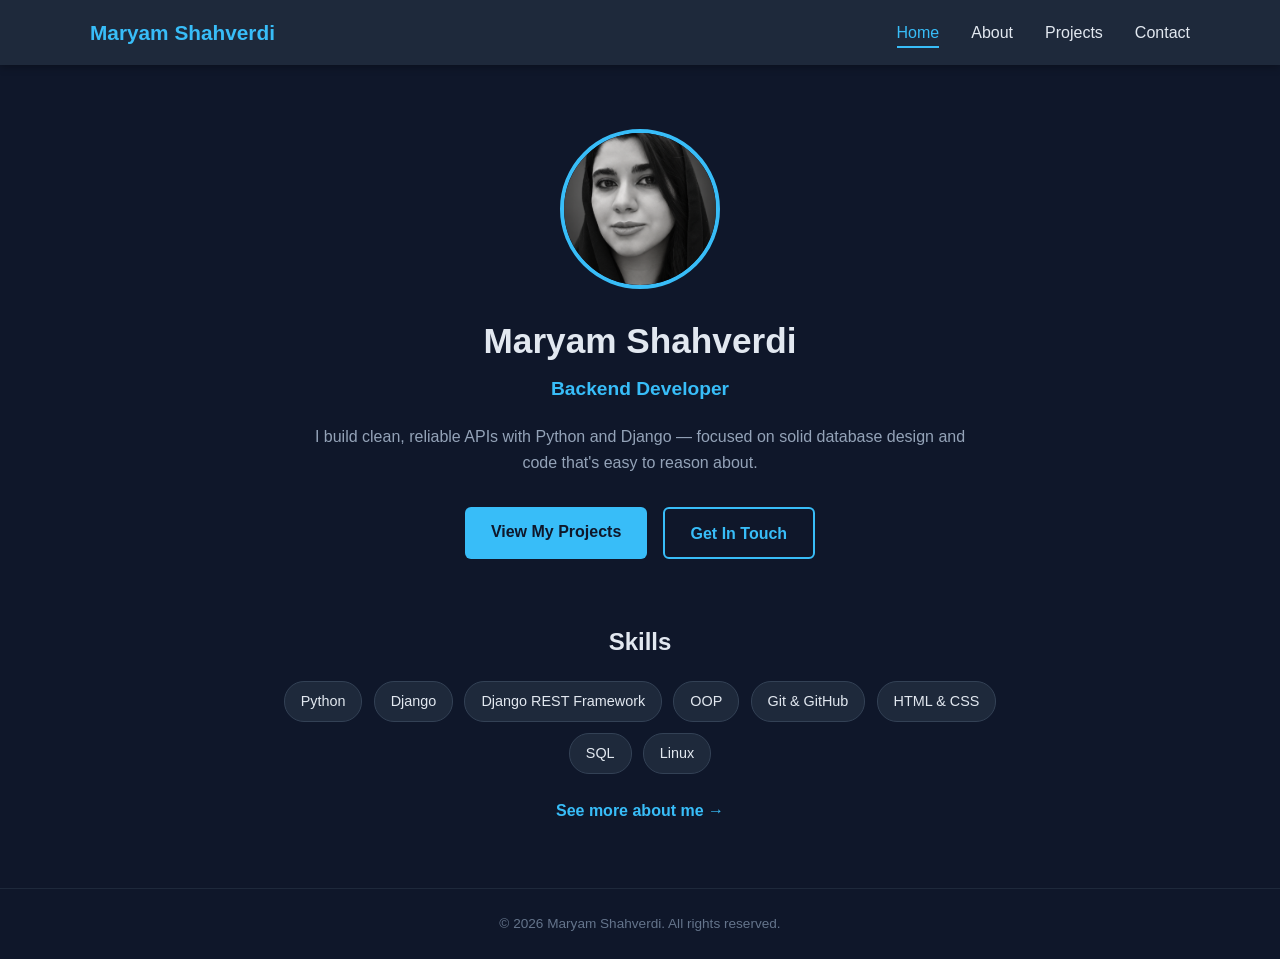
<file: index.html>
<!DOCTYPE html>
<html lang="en">
<head>
  <meta charset="UTF-8" />
  <meta name="viewport" content="width=device-width, initial-scale=1.0" />
  <title>Maryam Shahverdi | Backend Developer</title>
  <link rel="stylesheet" href="css/style.css" />
</head>
<body>

  <header class="navbar">
    <div class="nav-container">
      <a href="index.html" class="logo">Maryam Shahverdi</a>
      <button class="menu-toggle" id="menuToggle" aria-label="Toggle menu">&#9776;</button>
      <nav>
        <ul class="nav-links" id="navLinks">
          <li><a href="index.html" class="active">Home</a></li>
          <li><a href="about.html">About</a></li>
          <li><a href="projects.html">Projects</a></li>
          <li><a href="contact.html">Contact</a></li>
        </ul>
      </nav>
    </div>
  </header>

  <main>
    <section class="hero">
      <img src="images/profile.jpg" alt="Maryam Shahverdi" class="profile-photo" />
      <h1>Maryam Shahverdi</h1>
      <p class="subtitle">Backend Developer</p>
      <p class="hero-text">
        I build clean, reliable APIs with Python and Django — focused on
        solid database design and code that's easy to reason about.
      </p>
      <div class="hero-buttons">
        <a href="projects.html" class="btn btn-primary">View My Projects</a>
        <a href="contact.html" class="btn btn-secondary">Get In Touch</a>
      </div>
    </section>

    <section class="skills-preview">
      <h2>Skills</h2>
      <div class="skills-grid">
        <span class="skill-tag">Python</span>
        <span class="skill-tag">Django</span>
        <span class="skill-tag">Django REST Framework</span>
        <span class="skill-tag">OOP</span>
        <span class="skill-tag">Git &amp; GitHub</span>
        <span class="skill-tag">HTML &amp; CSS</span>
        <span class="skill-tag">SQL</span>
        <span class="skill-tag">Linux</span>
      </div>
      <a href="about.html" class="see-more">See more about me &rarr;</a>
    </section>
  </main>

  <footer>
    <p>&copy; 2026 Maryam Shahverdi. All rights reserved.</p>
  </footer>

  <button id="scrollTopBtn" title="Scroll to top">&uarr;</button>

  <script src="js/script.js"></script>
</body>
</html>
</file>
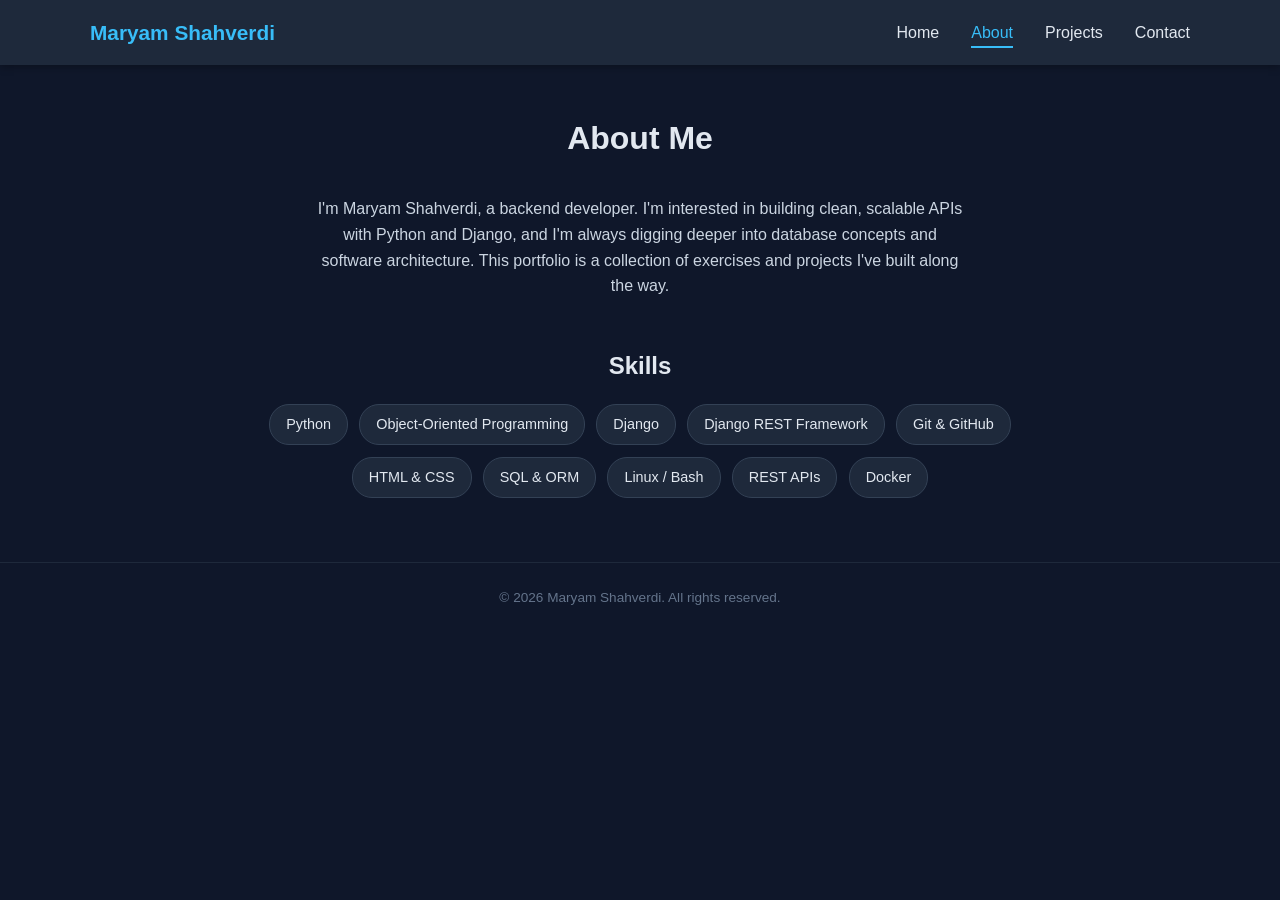
<file: about.html>
<!DOCTYPE html>
<html lang="en">
<head>
  <meta charset="UTF-8" />
  <meta name="viewport" content="width=device-width, initial-scale=1.0" />
  <title>About Me | Maryam Shahverdi</title>
  <link rel="stylesheet" href="css/style.css" />
</head>
<body>

  <header class="navbar">
    <div class="nav-container">
      <a href="index.html" class="logo">Maryam Shahverdi</a>
      <button class="menu-toggle" id="menuToggle" aria-label="Toggle menu">&#9776;</button>
      <nav>
        <ul class="nav-links" id="navLinks">
          <li><a href="index.html">Home</a></li>
          <li><a href="about.html" class="active">About</a></li>
          <li><a href="projects.html">Projects</a></li>
          <li><a href="contact.html">Contact</a></li>
        </ul>
      </nav>
    </div>
  </header>

  <main>
    <section class="page-header">
      <h1>About Me</h1>
    </section>

    <section class="about-content">
      <p>
        I'm Maryam Shahverdi, a backend developer. I'm interested in building
        clean, scalable APIs with Python and Django, and I'm always digging
        deeper into database concepts and software architecture. This
        portfolio is a collection of exercises and projects I've built along
        the way.
      </p>
    </section>

    <section class="skills-section">
      <h2>Skills</h2>
      <div class="skills-grid">
        <span class="skill-tag">Python</span>
        <span class="skill-tag">Object-Oriented Programming</span>
        <span class="skill-tag">Django</span>
        <span class="skill-tag">Django REST Framework</span>
        <span class="skill-tag">Git &amp; GitHub</span>
        <span class="skill-tag">HTML &amp; CSS</span>
        <span class="skill-tag">SQL &amp; ORM</span>
        <span class="skill-tag">Linux / Bash</span>
        <span class="skill-tag">REST APIs</span>
        <span class="skill-tag">Docker</span>
      </div>
    </section>
  </main>

  <footer>
    <p>&copy; 2026 Maryam Shahverdi. All rights reserved.</p>
  </footer>

  <button id="scrollTopBtn" title="Scroll to top">&uarr;</button>

  <script src="js/script.js"></script>
</body>
</html>
</file>
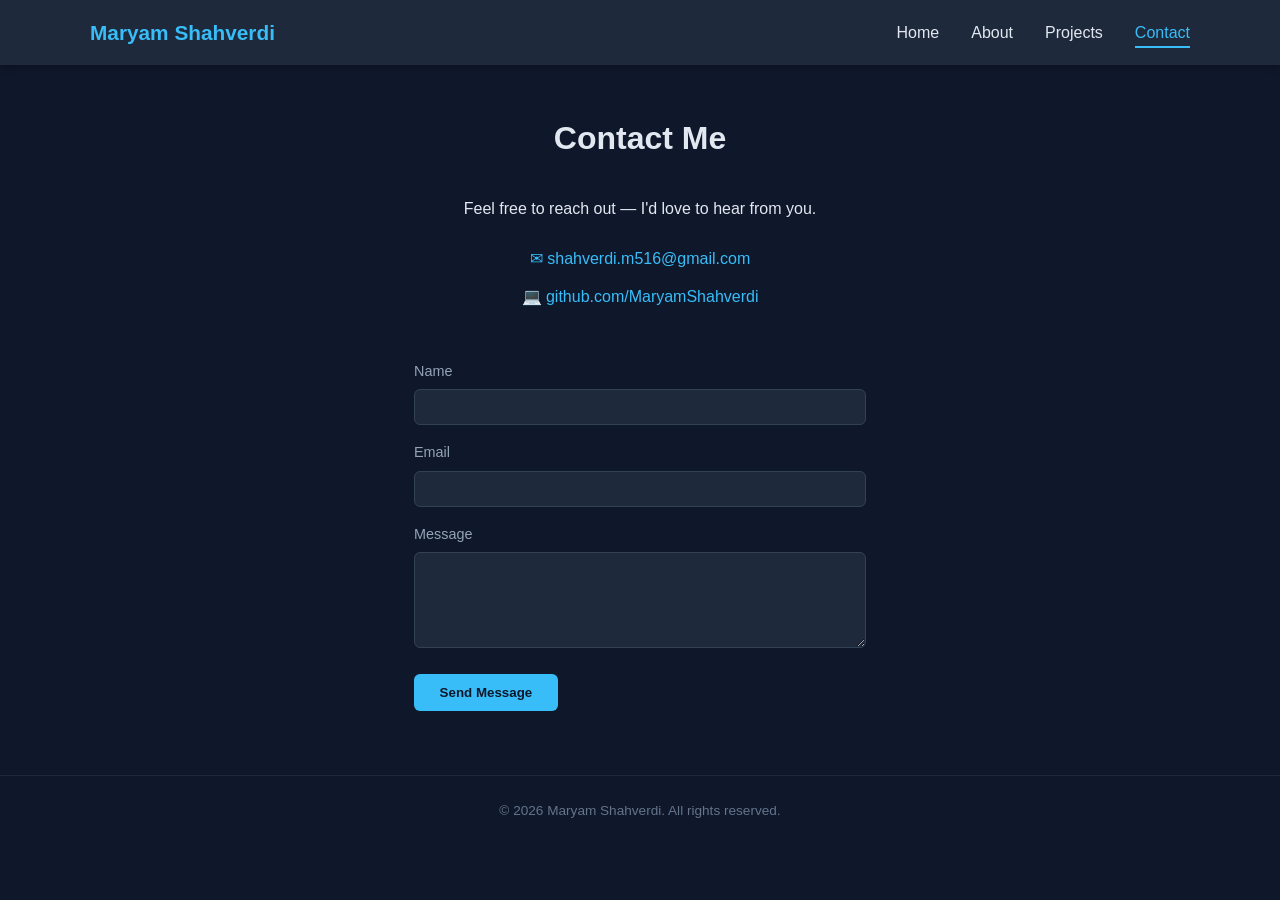
<file: contact.html>
<!DOCTYPE html>
<html lang="en">
<head>
  <meta charset="UTF-8" />
  <meta name="viewport" content="width=device-width, initial-scale=1.0" />
  <title>Contact | Maryam Shahverdi</title>
  <link rel="stylesheet" href="css/style.css" />
</head>
<body>

  <header class="navbar">
    <div class="nav-container">
      <a href="index.html" class="logo">Maryam Shahverdi</a>
      <button class="menu-toggle" id="menuToggle" aria-label="Toggle menu">&#9776;</button>
      <nav>
        <ul class="nav-links" id="navLinks">
          <li><a href="index.html">Home</a></li>
          <li><a href="about.html">About</a></li>
          <li><a href="projects.html">Projects</a></li>
          <li><a href="contact.html" class="active">Contact</a></li>
        </ul>
      </nav>
    </div>
  </header>

  <main>
    <section class="page-header">
      <h1>Contact Me</h1>
    </section>

    <section class="contact-content">
      <p>Feel free to reach out — I'd love to hear from you.</p>

      <div class="contact-info">
        <a href="mailto:shahverdi.m516@gmail.com" class="contact-link">
          &#9993; shahverdi.m516@gmail.com
        </a>
        <a href="https://github.com/MaryamShahverdi" target="_blank" class="contact-link">
          &#128187; github.com/MaryamShahverdi
        </a>
      </div>

      <form class="contact-form" onsubmit="return false;">
        <label for="name">Name</label>
        <input type="text" id="name" name="name" required />

        <label for="email">Email</label>
        <input type="email" id="email" name="email" required />

        <label for="message">Message</label>
        <textarea id="message" name="message" rows="5" required></textarea>

        <button type="submit" class="btn btn-primary">Send Message</button>
      </form>
    </section>
  </main>

  <footer>
    <p>&copy; 2026 Maryam Shahverdi. All rights reserved.</p>
  </footer>

  <button id="scrollTopBtn" title="Scroll to top">&uarr;</button>

  <script src="js/script.js"></script>
</body>
</html>
</file>
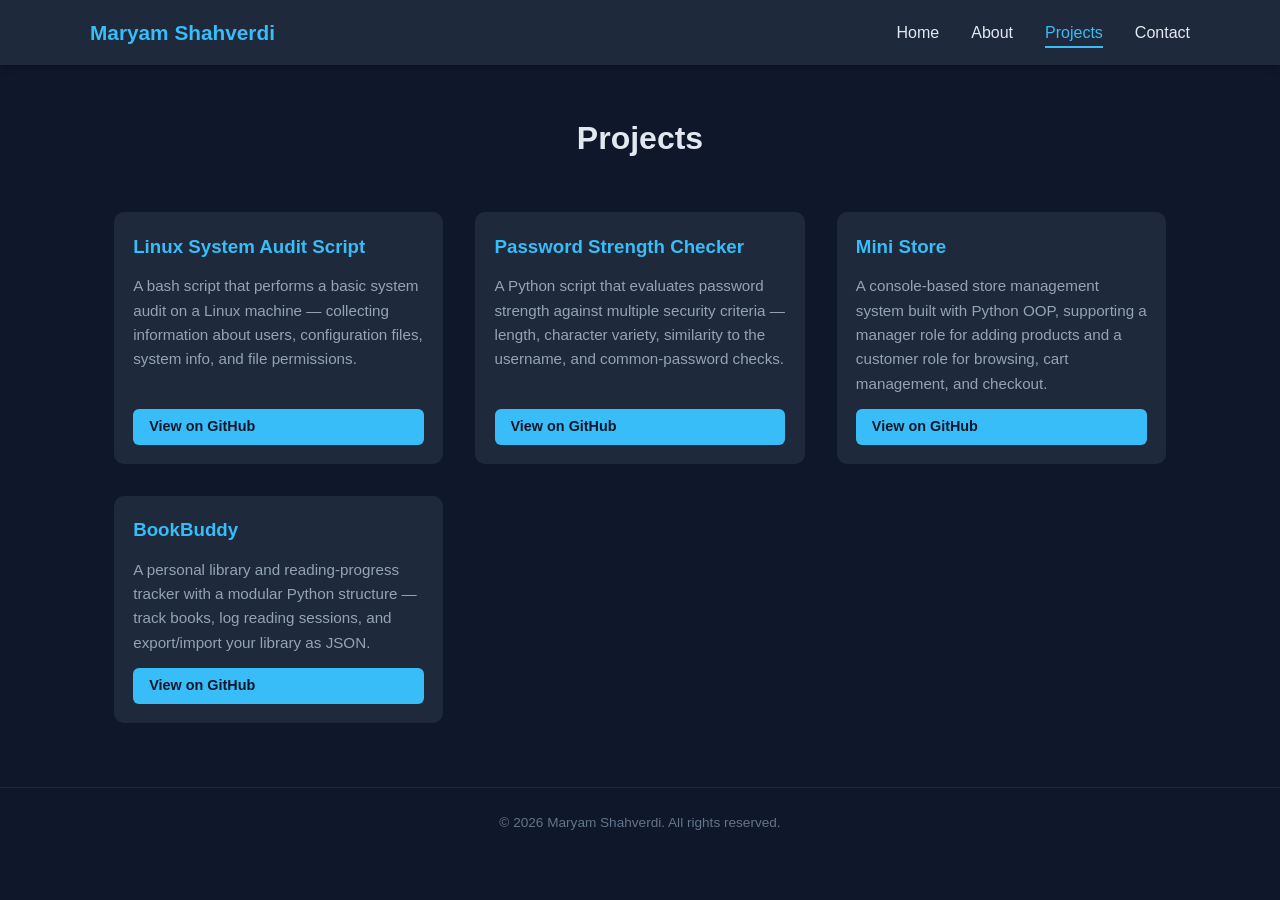
<file: projects.html>
<!DOCTYPE html>
<html lang="en">
<head>
  <meta charset="UTF-8" />
  <meta name="viewport" content="width=device-width, initial-scale=1.0" />
  <title>Projects | Maryam Shahverdi</title>
  <link rel="stylesheet" href="css/style.css" />
</head>
<body>

  <header class="navbar">
    <div class="nav-container">
      <a href="index.html" class="logo">Maryam Shahverdi</a>
      <button class="menu-toggle" id="menuToggle" aria-label="Toggle menu">&#9776;</button>
      <nav>
        <ul class="nav-links" id="navLinks">
          <li><a href="index.html">Home</a></li>
          <li><a href="about.html">About</a></li>
          <li><a href="projects.html" class="active">Projects</a></li>
          <li><a href="contact.html">Contact</a></li>
        </ul>
      </nav>
    </div>
  </header>

  <main>
    <section class="page-header">
      <h1>Projects</h1>
    </section>

    <section class="projects-grid">

      <article class="project-card">
        <h3>Linux System Audit Script</h3>
        <p>
          A bash script that performs a basic system audit on a Linux
          machine — collecting information about users, configuration
          files, system info, and file permissions.
        </p>
        <a href="https://github.com/MaryamShahverdi/linux-system-audit-script" target="_blank" class="btn btn-small">
          View on GitHub
        </a>
      </article>

      <article class="project-card">
        <h3>Password Strength Checker</h3>
        <p>
          A Python script that evaluates password strength against multiple
          security criteria — length, character variety, similarity to the
          username, and common-password checks.
        </p>
        <a href="https://github.com/MaryamShahverdi/password-strength-checker" target="_blank" class="btn btn-small">
          View on GitHub
        </a>
      </article>

      <article class="project-card">
        <h3>Mini Store</h3>
        <p>
          A console-based store management system built with Python OOP,
          supporting a manager role for adding products and a customer role
          for browsing, cart management, and checkout.
        </p>
        <a href="https://github.com/MaryamShahverdi/mini-store" target="_blank" class="btn btn-small">
          View on GitHub
        </a>
      </article>

      <article class="project-card">
        <h3>BookBuddy</h3>
        <p>
          A personal library and reading-progress tracker with a modular
          Python structure — track books, log reading sessions, and
          export/import your library as JSON.
        </p>
        <a href="https://github.com/MaryamShahverdi/bookbuddy" target="_blank" class="btn btn-small">
          View on GitHub
        </a>
      </article>

    </section>
  </main>

  <footer>
    <p>&copy; 2026 Maryam Shahverdi. All rights reserved.</p>
  </footer>

  <button id="scrollTopBtn" title="Scroll to top">&uarr;</button>

  <script src="js/script.js"></script>
</body>
</html>
</file>
<file: css/style.css>
/* ===== Reset & Base ===== */
* {
  margin: 0;
  padding: 0;
  box-sizing: border-box;
}

body {
  font-family: 'Segoe UI', Tahoma, Geneva, Verdana, sans-serif;
  background-color: #0f172a;
  color: #e2e8f0;
  line-height: 1.6;
}

a {
  text-decoration: none;
  color: inherit;
}

ul {
  list-style: none;
}

img {
  max-width: 100%;
  display: block;
}

/* ===== Navbar ===== */
.navbar {
  background-color: #1e293b;
  padding: 1rem 2rem;
  position: sticky;
  top: 0;
  z-index: 100;
  box-shadow: 0 2px 8px rgba(0, 0, 0, 0.3);
}

.nav-container {
  display: flex;
  justify-content: space-between;
  align-items: center;
  max-width: 1100px;
  margin: 0 auto;
}

.logo {
  font-size: 1.3rem;
  font-weight: 700;
  color: #38bdf8;
}

.nav-links {
  display: flex;
  gap: 2rem;
}

.nav-links a {
  font-weight: 500;
  padding: 0.3rem 0;
  border-bottom: 2px solid transparent;
  transition: border-color 0.2s ease, color 0.2s ease;
}

.nav-links a:hover,
.nav-links a.active {
  color: #38bdf8;
  border-bottom-color: #38bdf8;
}

.menu-toggle {
  display: none;
  background: none;
  border: none;
  color: #e2e8f0;
  font-size: 1.6rem;
  cursor: pointer;
}

/* ===== Hero (Home) ===== */
.hero {
  max-width: 700px;
  margin: 4rem auto;
  text-align: center;
  padding: 0 1.5rem;
}

.profile-photo {
  width: 160px;
  height: 160px;
  border-radius: 50%;
  object-fit: cover;
  margin: 0 auto 1.5rem;
  border: 4px solid #38bdf8;
}

.hero h1 {
  font-size: 2.2rem;
  margin-bottom: 0.3rem;
}

.subtitle {
  color: #38bdf8;
  font-size: 1.2rem;
  font-weight: 600;
  margin-bottom: 1.2rem;
}

.hero-text {
  color: #94a3b8;
  margin-bottom: 2rem;
}

.hero-buttons {
  display: flex;
  justify-content: center;
  gap: 1rem;
  flex-wrap: wrap;
}

/* ===== Buttons ===== */
.btn {
  display: inline-block;
  padding: 0.7rem 1.6rem;
  border-radius: 6px;
  font-weight: 600;
  transition: transform 0.15s ease, opacity 0.15s ease;
}

.btn:hover {
  transform: translateY(-2px);
  opacity: 0.9;
}

.btn-primary {
  background-color: #38bdf8;
  color: #0f172a;
}

.btn-secondary {
  background-color: transparent;
  border: 2px solid #38bdf8;
  color: #38bdf8;
}

.btn-small {
  padding: 0.4rem 1rem;
  font-size: 0.9rem;
  background-color: #38bdf8;
  color: #0f172a;
}

/* ===== Skills ===== */
.skills-preview,
.skills-section {
  max-width: 800px;
  margin: 2rem auto 4rem;
  text-align: center;
  padding: 0 1.5rem;
}

.skills-preview h2,
.skills-section h2 {
  margin-bottom: 1.2rem;
}

.skills-grid {
  display: flex;
  flex-wrap: wrap;
  gap: 0.7rem;
  justify-content: center;
}

.skill-tag {
  background-color: #1e293b;
  border: 1px solid #334155;
  padding: 0.5rem 1rem;
  border-radius: 20px;
  font-size: 0.9rem;
}

.see-more {
  display: inline-block;
  margin-top: 1.5rem;
  color: #38bdf8;
  font-weight: 600;
}

/* ===== Page Header (About / Projects / Contact) ===== */
.page-header {
  text-align: center;
  padding: 3rem 1.5rem 1rem;
}

.page-header h1 {
  font-size: 2rem;
}

/* ===== About ===== */
.about-content {
  max-width: 700px;
  margin: 1rem auto 3rem;
  padding: 0 1.5rem;
  text-align: center;
  color: #cbd5e1;
}

/* ===== Projects ===== */
.projects-grid {
  max-width: 1100px;
  margin: 2rem auto 4rem;
  padding: 0 1.5rem;
  display: grid;
  grid-template-columns: repeat(auto-fit, minmax(260px, 1fr));
  gap: 2rem;
}

.project-card {
  background-color: #1e293b;
  border-radius: 10px;
  padding: 1.2rem;
  display: flex;
  flex-direction: column;
  gap: 0.8rem;
}



.project-card h3 {
  color: #38bdf8;
}

.project-card p {
  color: #94a3b8;
  font-size: 0.95rem;
  flex-grow: 1;
}

/* ===== Contact ===== */
.contact-content {
  max-width: 500px;
  margin: 1rem auto 4rem;
  padding: 0 1.5rem;
  text-align: center;
}

.contact-info {
  display: flex;
  flex-direction: column;
  gap: 0.8rem;
  margin: 1.5rem 0 2.5rem;
}

.contact-link {
  color: #38bdf8;
  font-weight: 500;
}

.contact-form {
  display: flex;
  flex-direction: column;
  gap: 0.4rem;
  text-align: left;
}

.contact-form label {
  font-size: 0.9rem;
  color: #94a3b8;
  margin-top: 0.6rem;
}

.contact-form input,
.contact-form textarea {
  background-color: #1e293b;
  border: 1px solid #334155;
  border-radius: 6px;
  padding: 0.6rem;
  color: #e2e8f0;
  font-family: inherit;
}

.contact-form button {
  margin-top: 1.2rem;
  align-self: flex-start;
  border: none;
  cursor: pointer;
}

/* ===== Footer ===== */
footer {
  text-align: center;
  padding: 1.5rem;
  color: #64748b;
  font-size: 0.85rem;
  border-top: 1px solid #1e293b;
}

/* ===== Scroll to Top Button ===== */
#scrollTopBtn {
  position: fixed;
  bottom: 25px;
  right: 25px;
  background-color: #38bdf8;
  color: #0f172a;
  border: none;
  width: 45px;
  height: 45px;
  border-radius: 50%;
  font-size: 1.2rem;
  cursor: pointer;
  display: none;
  align-items: center;
  justify-content: center;
  box-shadow: 0 2px 8px rgba(0, 0, 0, 0.4);
  transition: opacity 0.2s ease;
}

#scrollTopBtn:hover {
  opacity: 0.85;
}

/* ===== Responsive ===== */
@media (max-width: 768px) {
  .menu-toggle {
    display: block;
  }

  .nav-links {
    position: absolute;
    top: 100%;
    left: 0;
    right: 0;
    background-color: #1e293b;
    flex-direction: column;
    align-items: center;
    gap: 0;
    max-height: 0;
    overflow: hidden;
    transition: max-height 0.3s ease;
  }

  .nav-links.open {
    max-height: 300px;
  }

  .nav-links li {
    width: 100%;
    text-align: center;
  }

  .nav-links a {
    display: block;
    padding: 1rem;
    border-bottom: 1px solid #334155;
  }

  .hero h1 {
    font-size: 1.7rem;
  }
}
</file>
